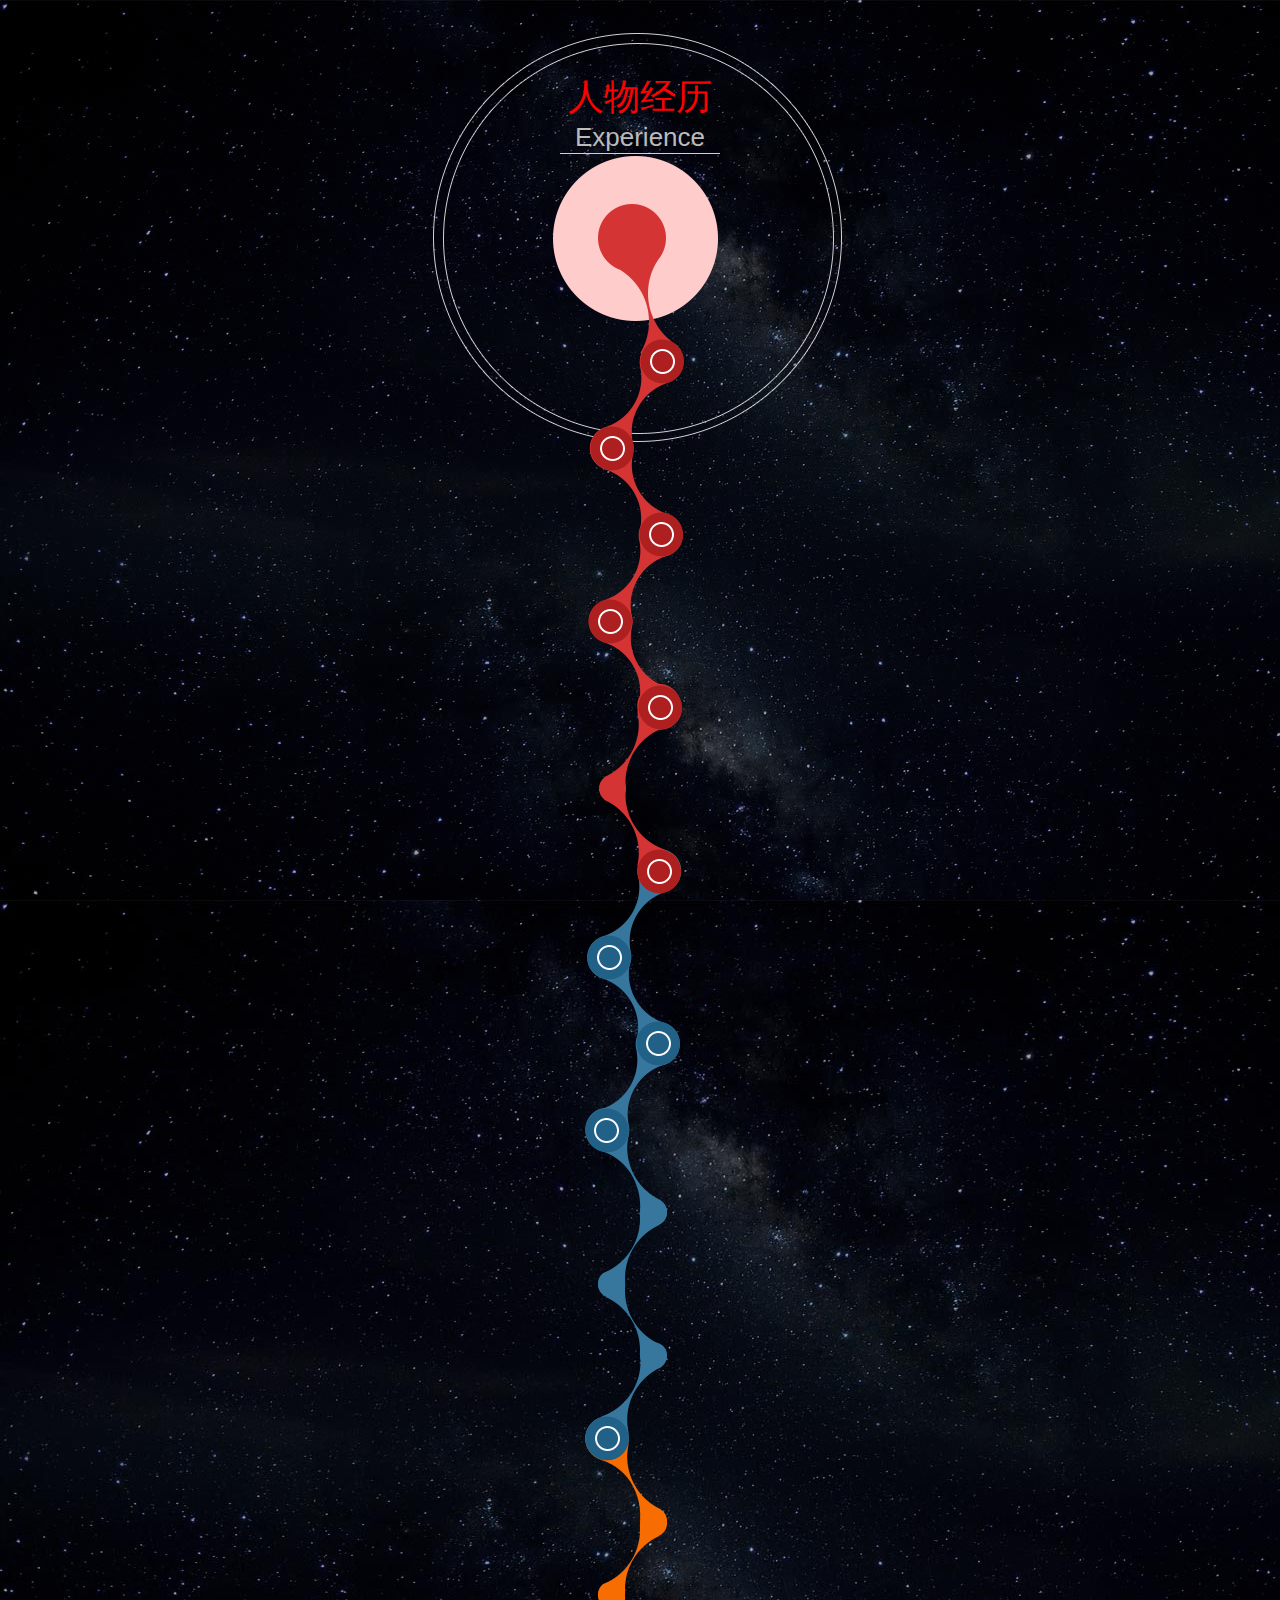
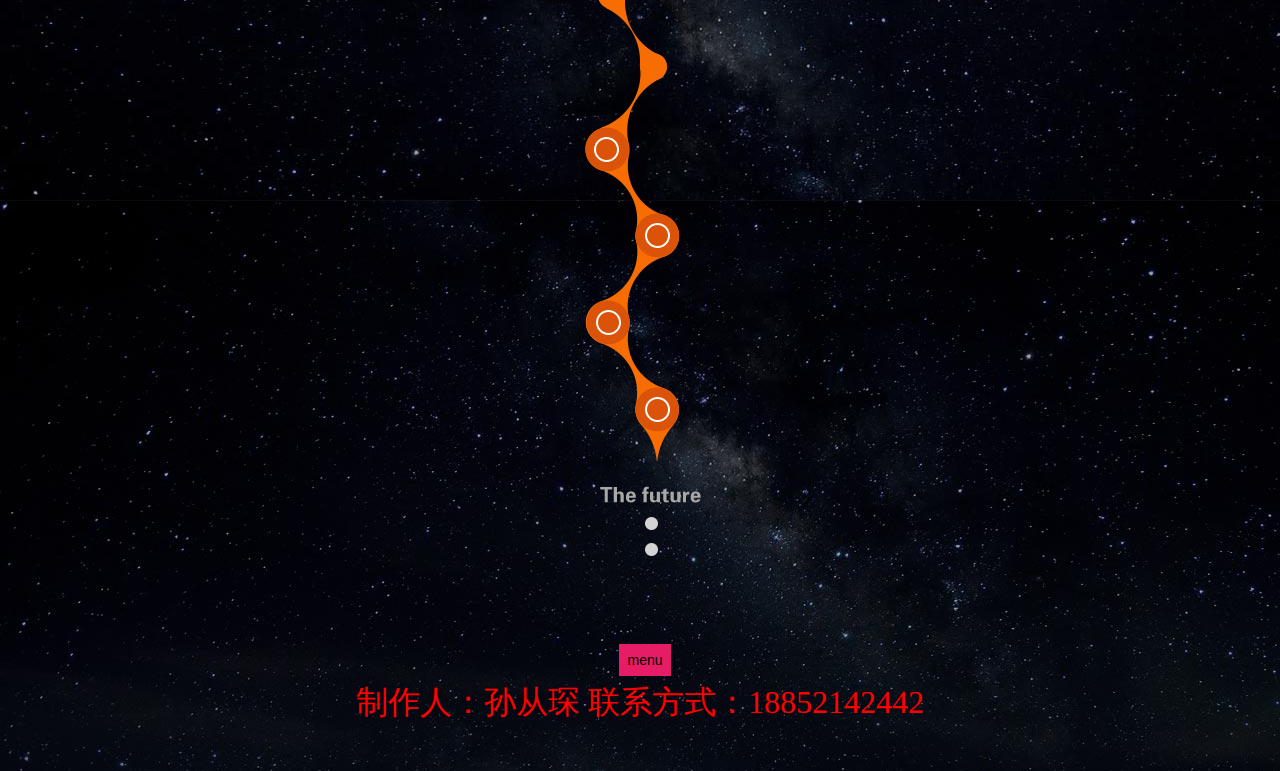
<file: experience.html>
﻿<!doctype html>

<html>

<head>

<meta charset="UTF-8">

<title>experience</title>

<link href="css/chinaz.css" rel="stylesheet">


<script src="js/jquery-1.9.1.min.js"></script>


<style type="text/css">
ul{
	float:left;
	width:100%;
	padding:0;
	line-height: 50px;
	display: block;
	margin: 5px;
	text-align: center;
	list-style-type:none;
}
a{
	float:bottom;
	width:10em;
	height:10em;
	text-decoration:none;
	color:black;
	background-color: #e61c67;
	padding:0.6em 0.6em;
}
a:hover {background-color:#96c11f;}
li {display:inline}
</style>

</head>

<body>

		<div class="wrapper">

    
		<div class="history">
        
		<div class="start-history">
            
		<p class="cc_history"><font face="华文行楷" color="red">人物经历</font></p>
            
		<p class="next_history">Experience</p>
            
		<div class="history_left">
                
		<p class="history_L year2006">
                   
 		<span class="history_2006_span">2003</span>
                    
			<b class="history_2006_b">

			<span class="history_l_month"></span>
                                               
			<span class="history_l_text">写下了《北方》《幻听》《故<br>城》《昨天》奠定了作品特点</span>
                    
			</b>
                </p>
                
		<p class="history_L yearalmost">
                    
		<span class="history_2006_span">2003</span>
  
                    
			<b class="history_2006_b">
  
			<span class="history_l_month"></span>
                                              
			<span class="history_l_text">受邀为《岛》《最小说》供稿<br>以《远镇》等文章树立风格</span>
                    
			</b>
                </p>
                
		<p class="history_L year2009">
                   
		<span class="history_2006_span">2007</span>
                   
			<b class="history_2006_b">
 
			<span class="history_l_month"></span>
                                              
			<span class="history_l_text">出版《大地之灯》《被窝是青春<br>的坟墓》《澜本嫁衣》等作品</span>
                    
			</b>
                </p>
                
		<p class="history_L yearalmost">
                    
		<span class="history_2006_span blue">2010</span>
                    
			<b class="history_2006_b blue">
 
			<span class="history_l_month"></span>
                                              
			<span class="history_l_text">成为中国作家协会成员，获第九<br>届华语文学传媒最具潜力新人奖</span>
                    
			</b>
                </p>
                
		<p class="history_L yearalmost">
                    
		<span class="history_2006_span blue">2013</span>
                    
			<b class="history_2006_b blue">
                        
			<span class="history_l_month"></span>
                        
			<span class="history_l_text smalltext">任成都作协副秘书长《青年作家》执<br>行主编。</span>
                    
			</b>
                </p>
                
		<p class="history_L year2011">
                    
		<span class="history_2006_span blue">2014</span>
                    
			<b class="history_2006_b blue">
  
			<span class="history_l_month"></span>
                                             
			<span class="history_l_text">获“紫金•人民文学之星”长篇<br>小说奖</span>
                    
			</b>
                </p>
                
		<p class="history_L year2011">
                    
		<span class="history_2006_span blue">2015</span>
                    
			<b class="history_2006_b blue">
                        
			<span class="history_l_month">08<br/>月</span>
                        
			<span class="history_l_text">出版文集《灯下尘》</span>
                    
			</b>
                </p>
                          
		</div>
            
		<div class="history-img">
                
		<img class="history_img" src="images/history.png" alt="">
            
		</div>
            
		<div class="history_right">
                
		<p class="history_R history_r_2005">
                    
		<span class="history_2005_span">2002</span>
                    
			<b class="history_2005_b">
 
			<span class="history_r_month"></span>
                                             
			<span class="history_r_text">写下第一篇<br>《被窝是青春的坟墓》</span>
                    
			</b>
                </p>
                
		<p class="history_R yearalmostr">
                    
		<span class="history_2005_span">2003</span>
                    
			<b class="history_2005_b">
  
			<span class="history_r_month"></span>
                                            
			<span class="history_r_text">参加第六届新概念作文大赛<br>以《睡在路上》获一等奖 </span>
                    
			</b>
                </p>
                
		<p class="history_R yearalmostr">                   
		<span class="history_2005_span">2006</span>
                    
			<b class="history_2005_b">
    
			<span class="history_r_month">12<br/>月</span>
                                             
 			<span class="history_r_text">写下《大地之灯》</span>
                    
			</b>
                </p>
                
		<p class="history_R yearalmostr">
                    
		<span class="history_2005_span">2009</span>
                    
			<b class="history_2005_b">
                        
			<span class="history_r_month">12<br/>月</span>
                   
			<span class="history_r_text">赴香港浸会大学<br>攻读新闻传播专业硕士</span>
                    
			</b>
                </p>
                
		<p class="history_R yearalmostr">
                    
		<span class="history_2005_span blue">2010</span>
                    
			<b class="history_2005_b blue_R">
                        
			<span class="history_r_month">10<br/>月</span>
                        
			<span class="history_r_text">出版《尘曲》。</span>
                    
			</b>
                </p>
                
		<p class="history_R yearalmostr">
                    
		<span class="history_2005_span blue">2013</span>
                    
			<b class="history_2005_b blue_R">
                        
			<span class="history_r_month">12<br/>月</span>
                        
			<span class="history_r_text">推出新长篇小说《平生欢》</span>
                    
			</b>
                </p>
                
		<p class="history_R year211">
                    
		<span class="history_2005_span blue">2015</span>
                    
			<b class="history_2005_b blue_R">
                        
			<span class="history_r_month">03<br/>月</span>
                        
			<span class="history_r_text">出版主编文集《近在远方》</span>
                    
			</b>
                </p>
                           
		</div>
            
			<div class="clear"></div>
        
		</div>
        
			<div class="clear"></div>
    
		</div>
		
</div>


<ul>
<li><a href="about.html">menu</a></li>
</ul>
<script src="js/jquery.slidy.js"></script>

<script>
$(window).scroll(function(){
    
var msg = $(".history-img");
    
var item = $(".history_L");
    
var items = $(".history_R");
    
var windowHeight = $(window).height();
    
var Scroll = $(document).scrollTop();
    
if((msg.offset().top - Scroll -windowHeight)<=0){
        
msg.fadeIn(1500);
    }
    
for(var i=0;i<item.length;i++){
        
if(($(item[i]).offset().top - Scroll - windowHeight)<= -100){
           
 $(item[i]).animate({marginRight:'0px'},'50','swing');
        }
    }
    
for(var i=0;i<items.length;i++){
       
 if(($(items[i]).offset().top - Scroll - windowHeight)<= -100){
           
 $(items[i]).animate({marginLeft:'0px'},'50','swing');
        }
    }});


</script>


<div style="text-align:center;margin:50px 0; font:normal 14px/24px 'MicroSoft YaHei';">

<p><font face="华文行楷" color="red" size=6>制作人：孙从琛  联系方式：18852142442</font></p></div>

</body>

</html>
</file>
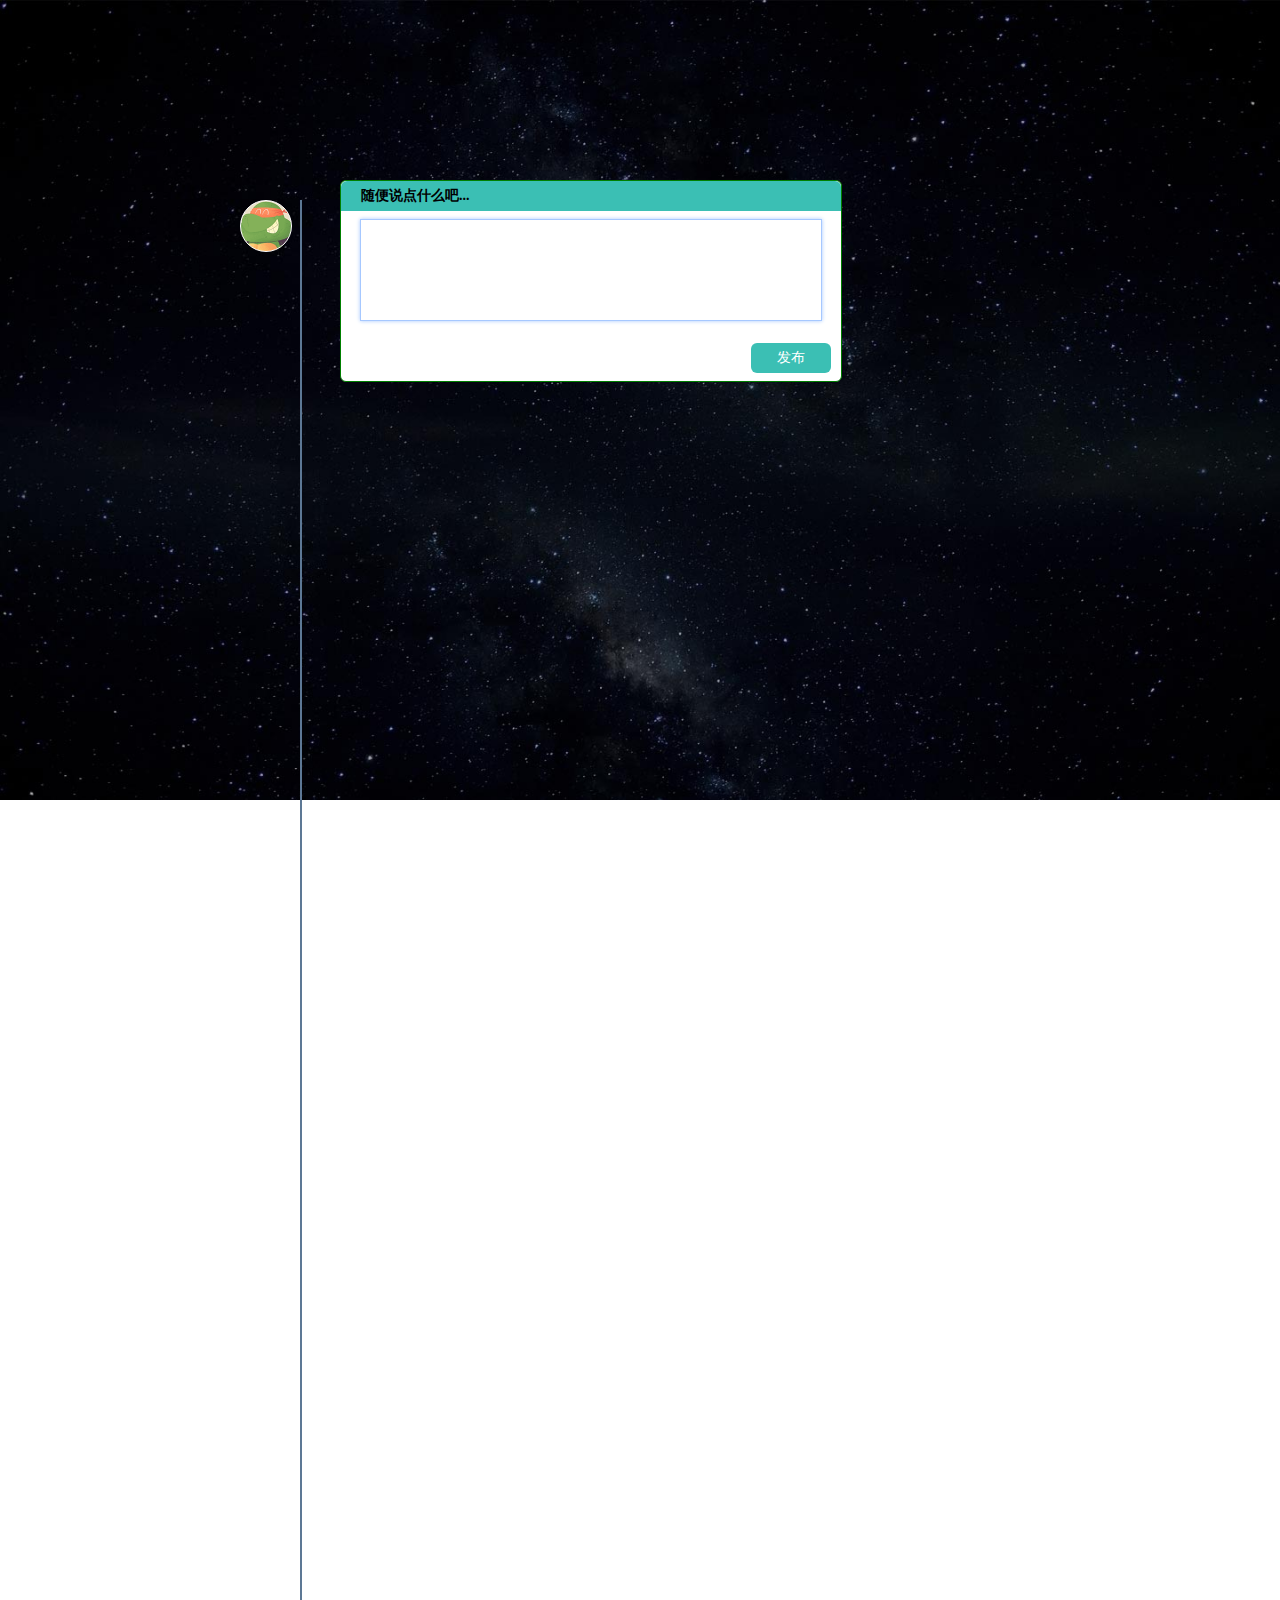
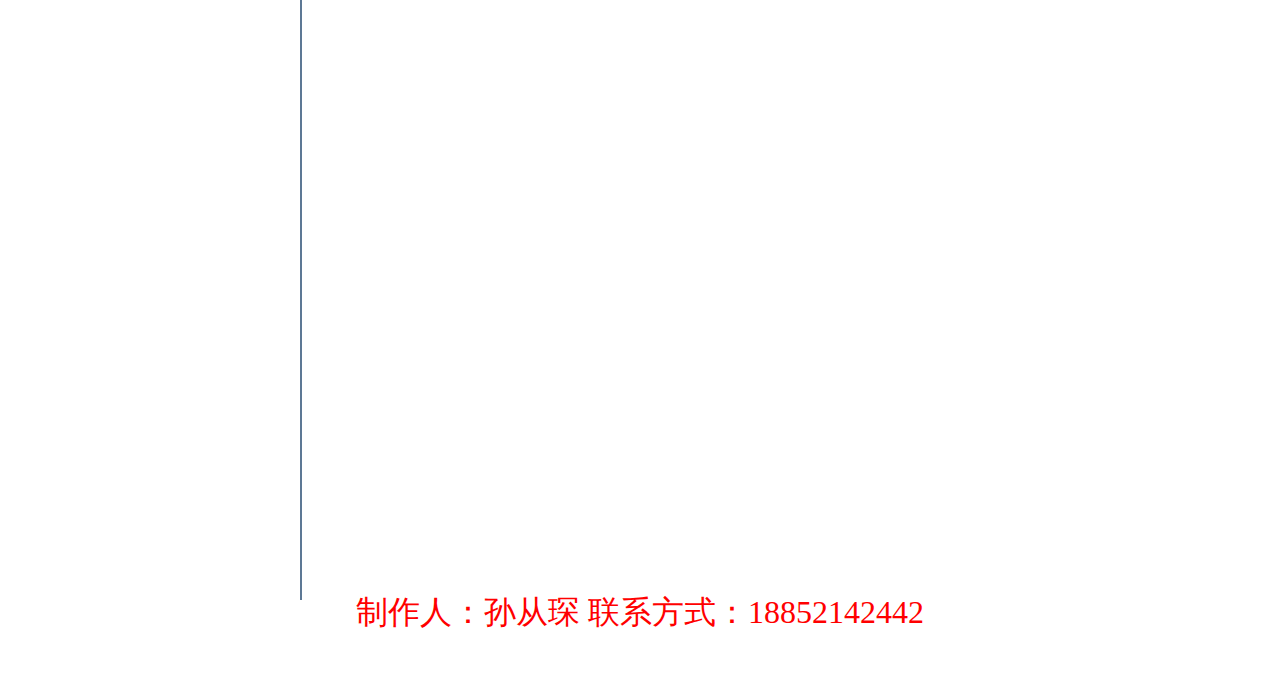
<file: massage.html>
﻿<!doctype html>
<html>
<head>
<meta charset="UTF-8">
<title>massage</title>
<style>
*{margin:0;padding:0}
body{font-size:14px;font-family:"微软雅黑";background:url("images/bg.jpg")top no-repeat;background-attachment:fixed;z-index:0;background-size:100%;}
.box{width:960px;height:2000px;margin:100px auto;position:relative;z-index:1;}
/*内容发布区域*/
.box .boxcenter{width:500px;height:200px;background:#fff;position:absolute;top:80px;left:180px;border:1px solid green;border-radius:6px;}
.box .boxcenter .boxc_t{height:30px;line-height:30px;}
.box .boxcenter .boxc_t h4{padding-left:20px;background:#3BBFB4;border-top-left-radius:6px;
		border-top-right-radius:6px;}
.box .boxcenter .boxc_c{width:460px;height:100px;border:1px solid #A6C8FF;margin:8px auto;text-indent:10px;box-shadow:0 0 4px #A6C8FF;}
.box .boxcenter .boxc_b{width:80px;height:30px;position:absolute;right:10px;bottom:8px;}
.box .boxcenter .boxc_b a{font-size:14px;color:#fff;line-height:30px;background:#3bbfb4;border-radius:6px;
		display:block;text-align:center;text-decoration:none;}
.box .boxcenter .boxc_b a:hover{background:#2C8E86;}
.box .timeline{width:60px;height:100%;position:absolute;top:100px;left:80px;border-right:2px solid #5d7895;}/**/
.timeline .timeline_t{width:50px;height:50px;border-radius:50%;border:1px solid #fff;background:url("images/100.png")no-repeat;background-size:100%;}
.timeline .nextbox{width:380px;height:80px;position:absolute;top:260px;left:60px;}
.a{width:380px;height:80px;background:#fff;border-radius:6px;margin-top:30px;font-size:16px;line-height:20px;text-indent:20px;word-break:break-all;position:relative;left:6px;}
.a .b{width:6px;height:6px;border-radius:50%;border:2px solid #fff;background:#9DCFE1;position:absolute;top:35px;left:-10px;}
#time{font-size:20px;color:#ababab;}
#hour{font-size:12px;color:#92CADE;}
</style>
</head>
<body>
<div class="box">
<!--内容发布区域-->
	<div class="boxcenter">
		<div class="boxc_t"><h4>随便说点什么吧...</h4></div>
		<div class="boxc_c" contenteditable="true" id="aa"></div>
		<div class="boxc_b"><a href="#">发布</a></div>
	</div>
<!--时光轴线-->
	<div class="timeline">
		<div class="timeline_t">				
		</div>
		<div class="nextbox"></div>
	</div>
	
</div>

<script type="text/javascript" src="js/jquery-1.11.2.min.js"></script>
<script>	
	
	$(function(){
		$(".box").find(".boxc_b").click(function(){
			var center = $(".boxc_c").text();//.appendTo("nextbox");
			if(center==""){
				alert("请输入内容喔！");
				return;
			}
			$(".nextbox").prepend("<div class='a'>"+
				"<div class='b'></div>"+
				"<span id='time'>"+year+"-"+
				month+"-"+
				day+"&nbsp;&nbsp;"+
				"<span id='hour'>"+hour+":"+min+"</span>"+
				"</span>"+
				"<br>"+
				"<p style='padding:4px'>"+center+"</p>"+
				"</div>");
			$(".boxc_c").text("");	
		});
		//alert(1);
		$(".boxc_c").keydown(function(event){					
			var len =$(".boxc_c").text().length;			
			if(len > 70){
			alert("够了，你别输入了，哪儿那么多话儿！");					
			}
		});

		var dateDom = new Date();
		//获取本地时间，年月日时分
		var year = dateDom.getFullYear();
		var month = dateDom.getMonth()+1;
		var day = dateDom.getDate();
		var hour = dateDom.getHours();
		var min = dateDom.getMinutes();
	});
</script>

<div style="text-align:center;margin:50px 0; font:normal 14px/24px 'MicroSoft YaHei';">
<p><font face="华文行楷" color="red" size=6>制作人：孙从琛  联系方式：18852142442</font></p>
</div>
</body>
</html>
</file>
<file: css/chinaz.css>
﻿@charset "utf-8";
body,div,dl,dt,dd,ul,ol,li,h1,h2,h3,h4,h5,h6,pre,form,fieldset,input,textarea,p,blockquote,th,td{margin:0; padding:0;}
fieldset,img{border:0;}
table{border-collapse:collapse; border-spacing:0;}
ol,ul{list-style:none;}
address,caption,cite,code,dfn,em,strong,th,var{font-weight:normal; font-style:normal;}
caption,th{text-align:left;}
h1,h2,h3,h4,h5,h6{font-weight:normal; font-size:100%;}
q:before,q:after{content:'';}
abbr,acronym{border:0;}
/*--clearfix--*/
.clearfix:after{content:"."; display:block; height:0; clear:both; visibility:hidden;}
.clearfix{display:inline-block;}
/*--Hides from IE-mac--*/
* html .clearfix{height:1%;}
.clearfix{display:block;}

	body {
	background: url(../images/bg.jpg); font:14px 'MicroSoft YaHei',sans-serif;
	color:#333!important
}
a {
	text-decoration:none;
	color:#5a5a5a;
	outline:0;
	blr:expression(this.onFocus=this.blur())
}
.fl {
	float:left
}
.fr {
	float:right
}
.mr10 {
	margin-right:10px
}
.m20 {
	margin-left:5%;
	_margin-left:4%;
	margin-right:5%;
	_margin-right:4%
}
h4 {
	font-size:18px;
	color:#797979
}
.f12 {
	font-size:14px;
	font-weight:bold
}
h5 {
	color:#5a5a5a;
	font-weight:bold;
	line-height:30px;
	font-size:14px
}
.hbg {
	background:url(../images/bg.jpg) center top no-repeat;
	background-size:cover
}
.login_w {
	background:rgba(0,143,181,0.5);
	line-height:40px;
	text-align:right
}
.login_w .box {
	width:1000px;
	margin:0 auto
}
.login_w a {
	color:#FFF
}
.login {
	margin-left:20px
}
#cc_video {
	width:100%;
	background:#000;
	display:block;
	position:absolute;
	top:72px;
	left:0
}
#video_box {
	height:95%
}
#close {
	background:url(../images/closev.gif) 0 0 no-repeat;
	position:absolute;
	right:10%;
	top:0;
	display:block;
	width:21px;
	height:21px;
	text-indent:-9999em
}
#close:hover {
	background:url(../images/closev.gif) 0 -21px no-repeat
}
.feature {
	width:800px;
	margin:0 auto;
	font-size:18px;
	line-height:200%;
	overflow:hidden
}
.feature .box1,.feature .box2 {
	height:200px;
	border-bottom:1px solid #f6f6f6
}
.feature .box3 {
	height:200px
}
.feature .boderno {
	border:0
}
.feature .box1 .img1,.feature .box3 .img3 {
	height:190px;
	width:190px;
	position:relative;
	float:left
}
#img11 {
	position:absolute;
	left:0;
	top:0;
	z-index:1;
	opacity:0;
	opacity:1 \0
}
#img12 {
	position:absolute;
	left:0;
	top:0;
	z-index:2;
	opacity:0;
	opacity:1 \0
}
.feature .box2 {
	text-align:right
}
.feature .box2 p {
	margin-right:230px
}
.feature .box2 .img2 {
	height:217px;
	width:202px;
	position:relative;
	float:right;
	margin-top:-20px
}
#img21 {
	position:absolute;
	left:0;
	top:0;
	z-index:2
}
#img22 {
	position:absolute;
	left:0;
	top:0;
	z-index:1;
	opacity:0;
	opacity:1 \0
}
.feature h3 {
	font-size:22px;
	margin:50px 0 10px 0;
	color:#666
}
.feature p {
	margin-left:230px;
	color:#999
}
#img31 {
	position:absolute;
	left:0;
	top:0;
	z-index:2;
	opacity:0;
	opacity:1 \0
}
#img32 {
	position:absolute;
	left:0;
	top:0;
	z-index:1;
	opacity:0;
	opacity:1 \0
}
.animation11 {
	-webkit-animation:fadeInLeft 1s .7s ease both;
	-moz-animation:fadeInLeft 1s .7s ease both
}
@-webkit-keyframes fadeInLeft {
	0% {
	opacity:0;
	-webkit-transform:translateX(-20px)
}
100% {
	opacity:1;
	-webkit-transform:translateX(0)
}
}@-moz-keyframes fadeInLeft {
	0% {
	opacity:0;
	-moz-transform:translateX(-20px)
}
100% {
	opacity:1;
	-moz-transform:translateX(0)
}
}.animation12 {
	-webkit-animation:bounceInLeft 1s .2s ease both;
	-moz-animation:bounceInLeft 1s .2s ease both
}
@-webkit-keyframes bounceInLeft {
	0% {
	opacity:0;
	-webkit-transform:translate(-2000px,2000px)
}
60% {
	opacity:1;
	-webkit-transform:translate(30px,-30px)
}
80% {
	-webkit-transform:translate(-10px,10px)
}
100% {
	-webkit-transform:translate(0,0);
	opacity:1
}
}@-moz-keyframes bounceInLeft {
	0% {
	opacity:0;
	-moz-transform:translateX(-2000px)
}
60% {
	opacity:1;
	-moz-transform:translateX(30px)
}
80% {
	-moz-transform:translateX(-10px)
}
100% {
	-moz-transform:translateX(0);
	opacity:1
}
}.animation13 {
	-webkit-animation:fadeInRight 1s .2s ease both;
	-moz-animation:fadeInRight 1s .2s ease both
}
@-webkit-keyframes fadeInRight {
	0% {
	-webkit-transform:translateX(20px)
}
100% {
	-webkit-transform:translateX(0)
}
}@-moz-keyframes fadeInRight {
	0% {
	-moz-transform:translateX(20px)
}
100% {
	-moz-transform:translateX(0)
}
}.animation21 {
	-webkit-animation:pulse 1.5s .2s ease both;
	-moz-animation:pulse 1.5s .2s ease both
}
@-webkit-keyframes pulse {
	0% {
	-webkit-transform:scale(1)
}
50% {
	-webkit-transform:scale(1.3)
}
100% {
	-webkit-transform:scale(1)
}
}@-moz-keyframes pulse {
	0% {
	-moz-transform:scale(1)
}
50% {
	-moz-transform:scale(1.3)
}
100% {
	-moz-transform:scale(1)
}
}.animation22 {
	-webkit-animation:rotateIn 1.5s .2s ease both;
	-moz-animation:rotateIn 1.5s .2s ease both
}
@-webkit-keyframes rotateIn {
	0% {
	-webkit-transform-origin:center center;
	-webkit-transform:rotate(-200deg);
	opacity:0
}
100% {
	-webkit-transform-origin:center center;
	-webkit-transform:rotate(0);
	opacity:1
}
}@-moz-keyframes rotateIn {
	0% {
	-moz-transform-origin:center center;
	-moz-transform:rotate(-200deg);
	opacity:0
}
100% {
	-moz-transform-origin:center center;
	-moz-transform:rotate(0);
	opacity:1
}
}.animation23 {
	-webkit-animation:fadeInLeft2 1s .2s ease both;
	-moz-animation:fadeInLeft2 1s .2s ease both
}
@-webkit-keyframes fadeInLeft2 {
	0% {
	-webkit-transform:translateX(-20px)
}
100% {
	-webkit-transform:translateX(0)
}
}@-moz-keyframes fadeInLeft2 {
	0% {
	-moz-transform:translateX(-20px)
}
100% {
	-moz-transform:translateX(0)
}
}.animation31 {
	-webkit-animation:bounceIn 1.5s .2s ease both;
	-moz-animation:bounceIn 1.5s .2s ease both
}
@-webkit-keyframes bounceIn {
	0% {
	opacity:0;
	-webkit-transform:scale(.3)
}
50% {
	opacity:1;
	-webkit-transform:scale(1.05)
}
70% {
	-webkit-transform:scale(.9)
}
100% {
	-webkit-transform:scale(1);
	opacity:1
}
}@-moz-keyframes bounceIn {
	0% {
	opacity:0;
	-moz-transform:scale(.3)
}
50% {
	opacity:1;
	-moz-transform:scale(1.05)
}
70% {
	-moz-transform:scale(.9)
}
100% {
	-moz-transform:scale(1);
	opacity:1
}
}.animation32 {
	-webkit-animation:rotateIn 1s .2s ease both;
	-moz-animation:rotateIn 1s .2s ease both
}
@-webkit-keyframes rotateIn {
	0% {
	-webkit-transform-origin:center center;
	-webkit-transform:rotate(-300deg);
	opacity:0
}
100% {
	-webkit-transform-origin:center center;
	-webkit-transform:rotate(0);
	opacity:1
}
}@-moz-keyframes rotateIn {
	0% {
	-moz-transform-origin:center center;
	-moz-transform:rotate(-300deg);
	opacity:0
}
100% {
	-moz-transform-origin:center center;
	-moz-transform:rotate(0);
	opacity:1
}
}.case {
	height:122px;
	padding:30px 0 30px 0;
	margin:50px auto 0;
	border-top:1px solid #f1f1f1;
	clear:both
}
.case ul {
	position:relative
}
.case li {
	text-align:center;
	position:absolute;
	width:100%
}
.reg {
	height:100px;
	background:#00a2ca;
	text-align:center;
	font-size:28px;
	color:#FFF;
	padding:70px 0
}
.reg a {
	display:block;
	cursor:pointer;
	width:150px;
	height:45px;
	line-height:45px;
	text-align:center;
	border:2px solid #FFF;
	background:#00a2ca;
	background:transparent;
	font-size:22px;
	color:#FFF;
	margin:30px auto
}
.reg a:hover {
	background:#FFF;
	color:#00a2ca;
	transition:all .2s linear;
	-webkit-transition:all .2s linear;
	-moz-transition:all .2s linear;
	-o-transition:all .2s linear
}
section {
	background:#f2f2f2;
	position:relative
}
.main {
	width:980px;
	margin:0 auto;
	*z-index:9999;
	position:relative
}
.tit {
	height:50px;
	line-height:48px;
	padding:0 19px;
	color:#606060
}
.tit a {
	color:#39F
}
.tit em {
	margin-right:5px;
	font-size:14px
}
.main_srv {
	border:1px solid #dbdbdb;
	background:#FFF;
	margin-bottom:60px
}
.nav_l {
	width:200px;
	float:left
}
.nav_l li {
	line-height:50px;
	font-size:54px;
	border-bottom:1px solid #dbdbdb
}
.nav_l li a {
	display:block;
	padding-left:64px;
	color:#808080
}
.nav_l li a:hover {
	color:#ff7519
}
.nav_l .hover {
	background:#FFF url(../images/nav_srv_l.gif) left repeat-y;
	color:#ff7519;
	font-weight:bold;
	border-right:1px solid #FFF;
	position:relative;
	margin-right:-1px
}
.icosrv_1,.icosrv_2,.icosrv_3,.icosrv_4,.icosrv_5,.icosrv_6,.icosrv_7,.icosrv_8,.icosrv_9,.icosrv_10,.icosrv_11,.icosrv_1:hover,.icosrv_2:hover,.icosrv_3:hover,.icosrv_4:hover,.icosrv_5:hover,.icosrv_6:hover,.icosrv_7:hover,.icosrv_8:hover,.icosrv_9:hover,.icosrv_10:hover,.icosrv_11:hover {
	background:url(../images/bgnav_ico.gif) no-repeat;
	margin-left:28px
}
.icosrv_1 {
	background-position:0 0
}
.icosrv_2 {
	background-position:0 -50px
}
.icosrv_3 {
	background-position:0 -100px
}
.icosrv_4 {
	background-position:0 -150px
}
.icosrv_5 {
	background-position:0 -200px
}
.icosrv_6 {
	background-position:0 -497px
}
.icosrv_7 {
	background-position:0 -547px
}
.icosrv_8 {
	background-position:0 -597px
}
.icosrv_9 {
	background-position:0 -150px
}
.icosrv_10 {
	background-position:0 -200px
}
.icosrv_11 {
	background-position:0 -796px
}
.sel_nav_l .icosrv_1 {
	background-position:0 -250px;
	color:#ff7519
}
.sel_nav_l .icosrv_2 {
	background-position:0 -300px;
	color:#ff7519
}
.sel_nav_l .icosrv_3 {
	background-position:0 -350px;
	color:#ff7519
}
.sel_nav_l .icosrv_4 {
	background-position:0 -400px;
	color:#ff7519
}
.sel_nav_l .icosrv_5 {
	background-position:0 -450px;
	color:#ff7519
}
.sel_nav_l .icosrv_6 {
	background-position:0 -646px;
	color:#ff7519
}
.sel_nav_l .icosrv_7 {
	background-position:0 -696px;
	color:#ff7519
}
.sel_nav_l .icosrv_8 {
	background-position:0 -746px;
	color:#ff7519
}
.sel_nav_l .icosrv_9 {
	background-position:0 -400px;
	color:#ff7519
}
.sel_nav_l .icosrv_10 {
	background-position:0 -450px;
	color:#ff7519
}
.sel_nav_l .icosrv_11 {
	background-position:0 -846px;
	color:#ff7519
}
.icosrv_1:hover {
	background-position:0 -250px
}
.icosrv_2:hover {
	background-position:0 -300px
}
.icosrv_3:hover {
	background-position:0 -350px
}
.icosrv_4:hover {
	background-position:0 -400px
}
.icosrv_5:hover {
	background-position:0 -450px
}
.icosrv_6:hover {
	background-position:0 -646px
}
.icosrv_7:hover {
	background-position:0 -696px
}
.icosrv_8:hover {
	background-position:0 -746px
}
.icosrv_9:hover {
	background-position:0 -400px
}
.icosrv_10:hover {
	background-position:0 -450px
}
.icosrv_11:hover {
	background-position:0 -846px
}
.main_r {
	margin-left:200px;
	border-left:1px solid #dbdbdb;
	color:#5a5a5a;
	min-height:700px
}
h2 {
	font-size:30px;
	margin:0 50px 0;
	padding:33px 0 22px;
	color:#ff7519;
	border-bottom:1px solid #dbdbdb
}
.k_art,.k_art_ser {
	margin:0 6% 90px;
	color:#808080
}
.pic_tit {
	margin:30px 0
}
.plat_art {
	float:left;
	width:30%;
	margin:0 1%
}
.plat_art ul {
	width:100%;
	height:128px;
	font-size:14px;
	margin-top:10px
}
.plat_art li {
	line-height:24px;
	padding-left:10px;
	background:url(../images/small_k.gif) left 11px no-repeat
}
.k_art_ser p {
	line-height:30px;
	margin:20px 0;
	color:#5a5a5a;
	font-size:14px
}
.pic_kart img {
	border:1px solid #dbdbdb;
	padding:20px 25%
}
.pic_kart_k img {
	border:1px solid #dbdbdb;
	padding:20px 20%
}
.kk_art {
	padding:20px 20px 0
}
.app_art,.app_art_a {
	padding:30px 0;
	position:relative
}
.app_art {
	color:#808080
}
.app_art h3 {
	font-size:30px;
	color:#5a5a5a;
	line-height:60px
}
.app_art li,.app_art_a li {
	font-size:14px;
	line-height:34px
}
.pos_ab {
	position:absolute;
	top:8%;
	left:52%;
	font-size:16px;
	color:#F00;
	font-weight:bold
}
.app_art_a .fl {
	width:45%
}
.app_art_a .fr {
	width:40%
}
.app_art_a .fr img {
	width:100%
}
.app_art_br {
	padding:0;
	margin:0 10px;
	border-top:1px solid #dbdbdb;
	border-bottom:1px solid #dbdbdb
}
.app_art_br_m {
	padding:30px 13px;
	float:left
}
.app_art_br_m ul {
	margin-top:10px
}
.app_art_br_m li {
	font-size:14px;
	line-height:24px;
	background:url(../images/dian.gif) no-repeat left 12px;
	padding-left:10px
}
.app_art_ft {
	margin:34px 10px 20px 10px
}
.app_art_ft a {
	margin:10px 20px 10px 0;
	display:inline-block;
	zoom:1
}
.app_art_ft a img {
	border:1px solid #d5d5d5
}
.flw {
	width:300px
}
.app {
	padding:20px 0
}
.app li {
	float:left;
	width:75px;
	margin:10px 30px
}
.app li p {
	text-align:center
}
.main_r_tit {
	height:50px
}
.main_r_tit li {
	float:left;
	padding:0 20px;
	height:50px;
	font-size:14px;
	line-height:50px;
	text-align:center;
	font-weight:bold;
	display:block
}
.main_r_tit li a:hover {
	color:#ff7519
}
#tags li.selecttag {
	background:url(../images/sj.jpg) no-repeat center bottom;
	position:relative;
	margin-bottom:-1px;
	height:51px;
	z-index:1
}
#tags li.selecttag a {
	color:#ff7519
}
#tagcontent {
	position:relative
}
.tagcontent {
	border-top:1px solid #ededed;
	padding-top:10px;
	display:none
}
.tagcontent p {
	line-height:30px;
	color:#5a5a5a;
	font-size:14px
}
.pic_us {
	padding-top:20px;
	margin-top:20px;
	display:block;
	height:30%
}
.vid_box {
	position:relative;
	width:80%;
	height:350px;
	display:block;
	margin-bottom:20px
}
#tagcontent div.selecttag {
	display:block
}
.pic_l {
	margin:10px 25px
}
.pic_l li {
	background:url(../images/bgl.gif) repeat-y top left;
	padding-left:50px;
	line-height:58px;
	line-height:59px \0;
	_padding-top:1px;
	font-size:14px
}
.tit_tabcon {
	margin-top:10px;
	height:30px;
	line-height:30px
}
.tit_tabcon li {
	color:#5a5a5a;
	font-size:14px;
	float:left;
	padding:0 10px 0 13px;
	background:url(../images/dian_1.gif) no-repeat left 10px
}
.pic_gs {
	padding:20px 0
}
.main_med li a {
	line-height:30px;
	color:#5a5a5a;
	background:url(../images/dian_03.gif) left center no-repeat;
	padding-left:10px;
	margin-left:10px;
	font-size:14px
}
.main_med li a:hover {
	color:#39F
}
.main_med span {
	margin-left:30px;
	color:#999
}
.hov_shadow {
	background:url(../images/bglinner.jpg) no-repeat left top
}
.pic_us_x {
	margin:30px 5px 0;
	background:url(../images/li_x.gif) no-repeat left top
}
.sp {
	padding:30px 0;
	position:relative
}
.sp p {
	line-height:30px
}
.sp h3 {
	font-size:14px;
	font-weight:bold;
	color:#5a5a5a;
	line-height:30px
}
.sp h3 img {
	position:relative;
	left:5px;
	top:3px
}
.pic_us_xx {
	background:url(../images/li_x.gif) no-repeat left top
}
.sp_bg {
	background:url(../images/sm_bg1.gif) left bottom no-repeat;
	float:left;
	padding-bottom:11px;
	_padding-bottom:11px
}
.sp_bg_n {
	display:none
}
.sp_pic_01 {
	background:url(../images/sp_03.jpg) no-repeat
}
.sp_pic_02 {
	background:url(../images/sp_06.jpg) no-repeat
}
.sp_pic_03 {
	background:url(../images/sp_03_03.jpg) no-repeat
}
.sp_pic_04 {
	background:url(../images/sp_03_07.jpg) no-repeat
}
.sp_pic_05 {
	background:url(../images/sp_03_05.jpg) no-repeat
}
.sp_pic_01,.sp_pic_02,.sp_pic_03,.sp_pic_04,.sp_pic_05 {
	border:1px solid #dbdbdb;
	width:284px;
	height:193px;
	display:block
}
.sp_pic_01:hover,.sp_pic_02:hover,.sp_pic_03:hover,.sp_pic_04:hover,.sp_pic_05:hover {
	background-position:0 -193px
}
.main_sp {
	margin-left:20px;
	width:53%;
	float:left
}
.main_sp a {
	color:#39F
}
.pic_us_xx {
	background:url(../images/li_x.gif) no-repeat left top
}
.use_art {
	margin:25px 50px;
	line-height:30px
}
#overlay {
	background:#000;
	opacity:.6;
	filter:alpha(opacity=60);
	width:100%;
	height:100%;
	position:absolute;
	top:0;
	left:0;
	z-index:999999;
	display:none
}
#v_box,#v_box2,#v_box3,#v_box4,#v_box5 {
	position:fixed;
	_position:absolute;
	top:50%;
	left:50%;
	margin:-245px 0 0 -375px;
	z-index:99999999;
	display:none
}
.close_v {
	background:url(../images/close.gif) no-repeat 0 0;
	width:15px;
	height:15px;
	display:block;
	text-indent:-9999em;
	position:absolute;
	right:-15px;
	top:-15px;
	z-index:999999999;
	overflow:hidden
}
.close_v:hover {
	background-position:0 -15px
}
.team_art {
	margin:25px 18px;
	clear:both
}
.box_pic {
	margin:18px 17px;
	_margin:18px 15px;
	float:left;
	position:relative;
	overflow:hidden
}
.boxcaption {
	float:left;
	display:inline;
	position:absolute;
	left:0;
	background:#000;
	height:69px;
	width:199px;
	opacity:.7;
	filter:Alpha(style=1,opacity=70,finishOpacity=100,startX=0,finishX=0,startY=0,finishY=0);
	font-size:24px;
	text-align:center;
	color:#FFF;
	line-height:69px;
	top:-69px;
	overflow:hidden
}
.boxcaption:hover {
	color:#FFF;
	width:199px;
	height:69px
}
footer {
	background:#333;
	color:#FFF;
	padding:30px 0 30px 0
}
footer a {
	color:#FFF
}
footer .box {
	width:1000px;
	margin:0 auto;
	position:relative
}
footer ul {
	float:left;
	margin:20px 20px 10px 50px
}
footer ul li {
	margin-bottom:10px
}
footer .license {
	margin:0 20px;
	line-height:30px;
	padding-left:30px
}
footer .license a {
	margin-right:10px
}
footer .pic {
	position:absolute;
	bottom:3px;
	left:0
}
.agree_box {
	text-align:center
}
.ico {
	position:absolute;
	right:0;
	bottom:0
}
.ico a {
	margin-left:20px;
	color:#FFF;
	float:left
}
.ico_xl {
	background:url(../images/weibo1.png) no-repeat;
	display:block;
	width:30px;
	height:30px;
	text-indent:-9999px
}
.ico_wx {
	background:url(../images/ico_wx.png) no-repeat;
	display:block;
	width:30px;
	height:30px;
	text-indent:-9999px
}
#wxico {
	position:absolute;
	bottom:0;
	right:-100px;
	z-index:2
}
.lobox {
	position:absolute;
	right:0;
	top:30px;
	color:#FFF
}
.lobox a {
	color:#FFF;
	margin:0 5px
}
.header {
	width:100%;
	height:72px;
	background:#d43434;
	border-bottom:2px solid #be1616;
	padding:0 20px;
	box-sizing:border-box;
	text-align:center;
	line-height:72px;
	z-index:111
}
.header_top {
	width:1000px;
	height:72px;
	display:block;
	margin:0 auto
}
.logo,.nav,.tel,.log {
	display:inline-block;
	float:left
}
.logo {
	width:160px;
	height:72px
}
.logo_img {
	margin-top:14px
}
.nav_li {
	float:left;
	width:110px;
	position:relative
}
.nav_li__a {
	color:#FFF;
	font-size:16px;
	display:block;
	width:100%;
	height:100%;
	text-align:center
}
.tel {
	width:auto;
	color:#FFF;
	margin-left:50px
}
.log_ul {
	width:auto;
	margin-left:25px
}
.log_ul__li {
	float:left;
	margin-left:10px
}
.log_ul__li___a {
	color:#FFF
}
.nav_second {
	background:#d43434;
	display:none;
	padding:3px 0 8px;
	position:absolute;
	top:72px;
	*+left:0;
	z-index:11111
}
.nav_second__li {
	line-height:35px;
	width:110px;
	text-align:center
}
.nav_second__a {
	color:#FFF;
	width:100%
}
.nav_second__a:hover {
	color:#fcd1d1
}
.foot {
	width:100%;
	height:150px;
	background:#d43434;
	text-align:center;
	padding:90px 0 0
}
.banner {
	width:100%;
	height:auto;
	margin:0;
	padding:0;
	line-height:0;
	font-size:0;
	display:block;
	clear:both;
	overflow:hidden;
	background:url("../images/banner.jpg") top center no-repeat;
	background-color:#d0937a
}
.wrapper {
	clear:both
}
.banner1 {
	width:100%;
	height:auto;
	margin:0;
	padding:0;
	line-height:0;
	font-size:0;
	display:block;
	overflow:hidden;
	background:url("../images/banner.jpg") top center no-repeat;
	background-color:#d0937a
}
.banner_ten {
	width:100%;
	height:300px;
	margin:160px auto 0;
	background:url("../images/banner_ten.png") center repeat-x
}
.ten_inner {
	width:1000px;
	margin:0 auto;
	height:100%
}
.ten_banner_img {
	float:left;
	width:35%;
	margin-left:5%;
	margin-top:30px;
	_margin:0;
	_margin-top:30px;
	height:195px;
	background:url("../images/sprites.png");
	background-position:50px -320px
}
.banner_text {
	float:left;
	width:60%;
	height:195px;
	_margin-left:20px;
	margin-top:10px
}
.banner_text__h1 {
	font-size:90px;
	*+font-size:32px;
	color:#FFF;
	display:block;
	margin-top:30px;
	*+margin-top:30px;
	font-weight:500
}
.banner_text__h2 {
	font-size:30px;
	*+font-size:26px;
	color:#FFF;
	display:block;
	margin-top:60px;
	*+margin-top:45px;
	font-weight:500
}
.banner_text__p {
	color:#FFF;
	display:block;
	font-size:18px;
	width:98%;
	padding-left:2%;
	height:85px;
	margin-top:35px;
	*+margin-top:30px;
	line-height:28px;
	z-index:111
}
.banner_line {
	float:right;
	color:#FFF;
	height:75px;
	margin-top:110px;
	width:1px;
	_width:2px;
	border-left:1px solid #FFF
}
.ten_img {
	width:100%;
	height:auto
}
.ten_a {
	display:block;
	width:175px;
	height:40px;
	line-height:40px;
	font-size:22px;
	color:#FFF;
	text-align:center;
	border-radius:5px;
	border:1px solid #FFF;
	margin:35px auto 0;
	z-index:55555;
	float:left
}
.ten_a:hover {
	background:#ff9c9c
}
.present {
	width:100%;
	height:180px;
	background:url("../images/present.png") no-repeat center
}
.present_info {
	width:1000px;
	height:180px;
	margin:0 auto
}
.present_info__ul {
	float:left;
	width:390px;
	height:170px
}
.share_has {
	width:140px;
	height:35px;
	display:block;
	margin-top:5px;
	margin-left:20px;
	background:url("../images/sprites.png");
	background-position:0 -200px
}
.present_li__span {
	display:block;
	width:100%;
	height:20px;
	color:#FFF;
	font-size:12px;
	line-height:20px;
	text-align:center;
	margin-top:4px
}
.present_info__li {
	float:left;
	margin-left:10px;
	width:120px;
	height:130px;
	background:url("../images/sprites.png");
	background-position:5px 0
}
.present_info__li img {
	margin-left:6px
}
.share_wb {
	float:left;
	width:600px;
	padding-left:10px;
	margin-top:36px;
	display:block
}
.share_wb__p {
	color:#FFF;
	font-size:14px;
	line-height:26px
}
.ccday {
	color:#f9d602
}
.ccwb {
	color:#ac1306
}
.share_wb__a {
	display:block;
	width:193px;
	height:53px;
	font-size:16px;
	color:#FFF;
	text-align:center;
	line-height:53px;
	font-weight:500;
	background:url("../images/sprites.png");
	background-position:0 -250px;
	margin-left:150px
}
.history {
	width:100%;
	height:2200px;
	position:relative;
	center no-repeat
}
.start-history {
	width:1000px;
	height:2200px;
	margin:30px auto;
	text-align:center;
	background:url("../images/history_start.png") no-repeat top center;
	display:block
}
.cc_history {
	color:#2b2b2b;
	font-size:36px;
	font-weight:400;
	display:block;
	padding-top:43px
}
.next_history {
	color:#bbb;
	font-size:26px;
	width:160px;
	margin:0 auto;
	border-bottom:1px solid #d1d1d1
}
.history-img {
	height:2050px;
	width:130px;
	overflow:hidden;
	float:left;
	margin-top:24px;
	margin-left:8px
}
.history_mid {
	width:1000px;
	height:auto;
	margin:0 auto;
	background:0
}
.history_left {
	width:431px;
	height:2050px;
	float:left;
	clear:left;
	position:relative;
	overflow:hidden
}
.history_right {
	width:431px;
	height:2050px;
	float:left;
	position:relative;
	overflow:hidden
}
.history_R {
	width:420px;
	height:100px;
	margin-left:500px
}
.history_L {
	width:420px;
	height:100px;
	float:right;
	margin-right:500px
}
.history_r_2005 {
	margin-top:157px
}
.history_2007 {
	width:420px;
	height:100px;
	background:#FFF;
	margin-top:73px
}
.history_2005_span {
	float:left;
	line-height:100px;
	font-size:42px;
	color:#d43434
}
.history_2005_b {
	width:280px;
	height:58px;
	float:left;
	margin-top:21px;
	background:url("../images/sprites.png") center;
	background-position:0 -1300px
}
.history_r_month {
	float:left;
	color:#FFF;
	display:block;
	width:30px;
	line-height:25px;
	height:58px;
	border-right:1px solid #FFF;
	margin-left:25px
}
.history_r_text {
	float:left;
	font-size:14px;
	color:#FFF;
	display:block;
	height:58px;
	line-height:25px;
	padding-left:5px;
	text-align:left
}
.year2006 {
	margin-top:242px
}
.year2009 {
	margin-top:65px
}
.year2011 {
	margin-top:53px
}
.year211 {
	margin-top:43px
}
.year2013 {
	margin-top:62px
}
.yearalmost {
	margin-top:73px
}
.yearalmostr {
	margin-top:70px
}
.history_2008 {
	width:420px;
	height:100px;
	background:#FFF;
	margin-top:73px;
	float:right
}
.history_2011 {
	width:420px;
	height:100px;
	background:#FFF;
	margin-top:43px;
	float:right
}
.history_2006_span {
	float:right;
	line-height:100px;
	font-size:42px;
	color:#d43434
}
.history_2006_b {
	width:280px;
	height:58px;
	float:right;
	margin-top:21px;
	background:url("../images/sprites.png") center;
	background-position:0 -1200px
}
.blue {
	background-position:0 -1400px!important
}
.blue_R {
	background-position:0 -1500px!important
}
.yellow {
	background-position:0 -1600px!important
}
.yellow_R {
	background-position:0 -1700px!important
}
.history_l_month {
	float:right;
	color:#FFF;
	display:block;
	width:30px;
	line-height:25px;
	height:58px;
	border-left:1px solid #FFF;
	margin-right:37px
}
span.blue {
	color:#37779d
}
span.yellow {
	color:#f76d02
}
.history_l_text {
	float:left;
	font-size:14px;
	color:#FFF;
	display:block;
	height:58px;
	line-height:25px;
	padding-top:3px;
	width:202px;
	text-align:right;
	padding-right:5px
}
.smalltext {
	font-size:12px;
	line-height:18px
}
.smalltxt {
	font-size:12px
}
.sharesite {
	width:110px;
	height:auto;
	position:fixed;
	right:0;
	top:20%;
	z-index:111
}
.sharesite_ul {
	width:110px;
	margin:0
}
.sharesite_first {
	height:180px;
	position:relative
}
.share_second {
	margin:0!important
}
.share_li__firsta {
	width:80px;
	height:25px;
	display:block;
	text-align:center;
	color:#FFF;
	position:absolute;
	bottom:13px;
	margin-left:15px
}
.share_img {
	display:block;
	margin-left:12px
}
.share_ul__li {
	margin-top:10px
}
.full {
	line-height:53px
}
</file>
